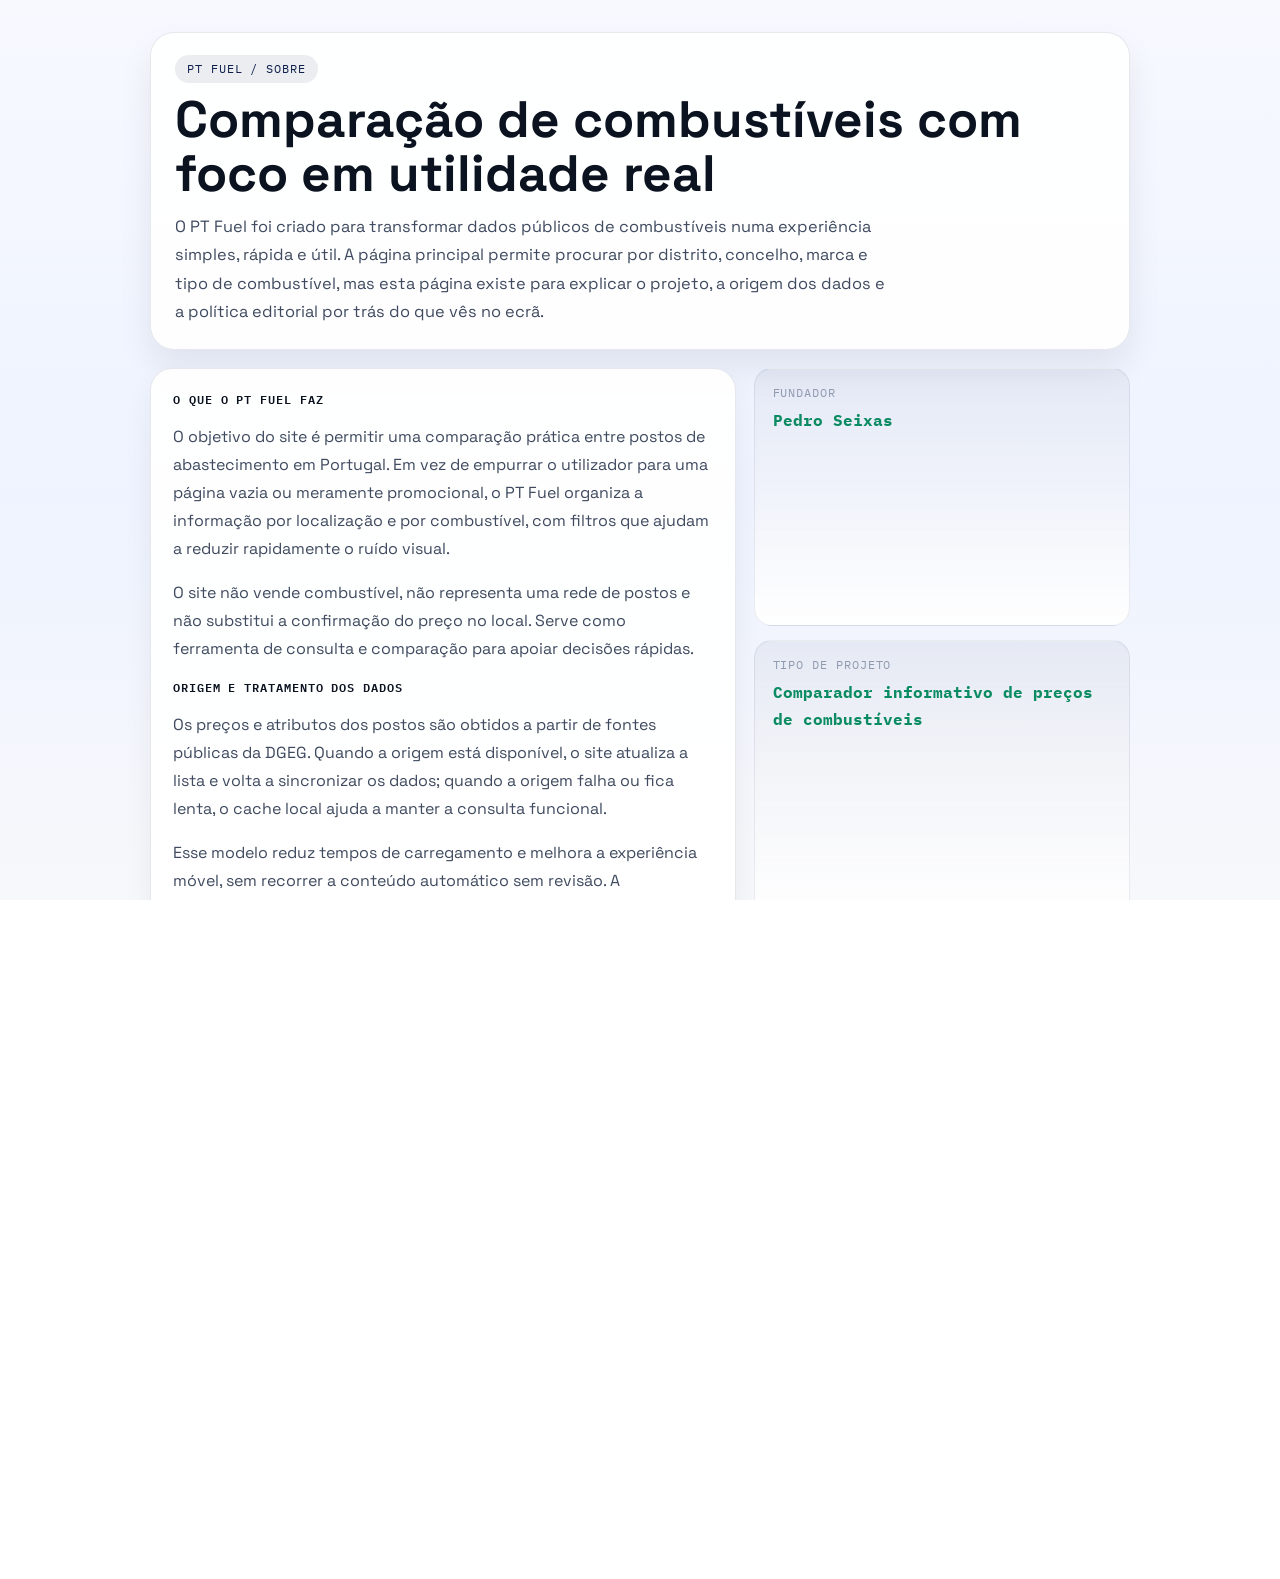
<file: about.html>
<!doctype html>
<html lang="pt-PT">

<head>
    <meta charset="utf-8" />
    <meta name="viewport" content="width=device-width, initial-scale=1" />
    <title>Sobre o PT Fuel</title>
    <meta name="description"
        content="Saiba como o PT Fuel funciona, de onde vêm os dados e qual a política editorial do projeto." />
    <meta name="robots" content="index,follow" />
    <link rel="canonical" href="https://ptfuel.pt/about.html" />
    <link rel="preconnect" href="https://fonts.googleapis.com" />
    <link rel="preconnect" href="https://fonts.gstatic.com" crossorigin />
    <link
        href="https://fonts.googleapis.com/css2?family=Space+Grotesk:wght@400;500;600;700&family=IBM+Plex+Mono:wght@400;500;600&display=swap"
        rel="stylesheet" />
    <link rel="stylesheet" href="css/normalize.css" />
    <link rel="stylesheet" href="css/main.css" />
    <style>
        body {
            margin: 0;
            font-family: "Space Grotesk", sans-serif;
            background: linear-gradient(180deg, #f7f9ff 0%, #eef3ff 55%, #f7f8fb 100%);
            color: var(--text);
        }

        .page-shell {
            max-width: 980px;
            margin: 0 auto;
            padding: 32px 20px 56px;
        }

        .page-header {
            padding: 22px 24px;
            border: 1px solid rgba(15, 31, 75, 0.1);
            border-radius: 24px;
            background: rgba(255, 255, 255, 0.9);
            box-shadow: 0 18px 34px rgba(15, 23, 42, 0.08);
        }

        .eyebrow {
            display: inline-flex;
            align-items: center;
            gap: 8px;
            margin: 0 0 10px;
            padding: 6px 12px;
            border-radius: 999px;
            background: rgba(15, 31, 75, 0.08);
            color: var(--accent);
            font-family: "IBM Plex Mono", monospace;
            font-size: 0.72rem;
            letter-spacing: 0.08em;
            text-transform: uppercase;
        }

        h1 {
            margin: 0 0 12px;
            font-size: clamp(2rem, 4vw, 3.4rem);
            line-height: 1.05;
        }

        .lede {
            margin: 0;
            max-width: 72ch;
            font-size: 1.02rem;
            line-height: 1.75;
            color: var(--text-2);
        }

        .page-grid {
            display: grid;
            grid-template-columns: 1.4fr 0.9fr;
            gap: 18px;
            margin-top: 18px;
        }

        .panel {
            padding: 22px;
            border: 1px solid rgba(15, 31, 75, 0.1);
            border-radius: 22px;
            background: rgba(255, 255, 255, 0.92);
            box-shadow: 0 14px 30px rgba(15, 23, 42, 0.06);
        }

        .panel h2 {
            margin-top: 0;
            margin-bottom: 10px;
            font-size: 1.2rem;
        }

        .panel p,
        .panel li {
            color: var(--text-2);
            line-height: 1.75;
        }

        .panel ul {
            margin: 0;
            padding-left: 18px;
        }

        .stack {
            display: grid;
            gap: 14px;
        }

        .stat-card {
            padding: 16px 18px;
            border-radius: 18px;
            background: linear-gradient(180deg, rgba(15, 31, 75, 0.05), rgba(255, 255, 255, 0.95));
            border: 1px solid rgba(15, 31, 75, 0.08);
        }

        .stat-label {
            display: block;
            margin-bottom: 6px;
            font-family: "IBM Plex Mono", monospace;
            font-size: 0.72rem;
            letter-spacing: 0.08em;
            text-transform: uppercase;
            color: var(--text-muted);
        }

        .stat-value {
            margin: 0;
            font-size: 1rem;
            line-height: 1.65;
        }

        .back-link {
            display: inline-flex;
            margin-top: 18px;
            color: #1d4ed8;
            text-decoration: none;
            font-family: "IBM Plex Mono", monospace;
            font-size: 0.8rem;
        }

        .back-link:hover {
            text-decoration: underline;
        }

        .note {
            margin-top: 14px;
            padding: 14px 16px;
            border-left: 4px solid var(--accent-soft);
            border-radius: 14px;
            background: rgba(31, 78, 221, 0.06);
            color: var(--text-2);
        }

        @media (max-width: 900px) {
            .page-grid {
                grid-template-columns: 1fr;
            }
        }
    </style>
    <script type="application/ld+json">
        {
            "@context": "https://schema.org",
            "@type": "AboutPage",
            "name": "Sobre o PT Fuel",
            "url": "https://ptfuel.pt/about.html",
            "description": "Página sobre o funcionamento, propósito e política editorial do PT Fuel."
        }
    </script>
</head>

<body>
    <main class="page-shell">
        <header class="page-header">
            <p class="eyebrow">PT Fuel / Sobre</p>
            <h1>Comparação de combustíveis com foco em utilidade real</h1>
            <p class="lede">O PT Fuel foi criado para transformar dados públicos de combustíveis numa experiência
                simples,
                rápida e útil. A página principal permite procurar por distrito, concelho, marca e tipo de combustível,
                mas esta página existe para explicar o projeto, a origem dos dados e a política editorial por trás do
                que
                vês no ecrã.</p>
        </header>

        <section class="page-grid" aria-label="Informação sobre o projeto">
            <article class="panel">
                <h2>O que o PT Fuel faz</h2>
                <p>O objetivo do site é permitir uma comparação prática entre postos de abastecimento em Portugal. Em
                    vez de
                    empurrar o utilizador para uma página vazia ou meramente promocional, o PT Fuel organiza a
                    informação
                    por localização e por combustível, com filtros que ajudam a reduzir rapidamente o ruído visual.</p>
                <p>O site não vende combustível, não representa uma rede de postos e não substitui a confirmação do
                    preço
                    no local. Serve como ferramenta de consulta e comparação para apoiar decisões rápidas.</p>

                <h2>Origem e tratamento dos dados</h2>
                <p>Os preços e atributos dos postos são obtidos a partir de fontes públicas da DGEG. Quando a origem
                    está
                    disponível, o site atualiza a lista e volta a sincronizar os dados; quando a origem falha ou fica
                    lenta,
                    o cache local ajuda a manter a consulta funcional.</p>
                <p>Esse modelo reduz tempos de carregamento e melhora a experiência móvel, sem recorrer a conteúdo
                    automático sem revisão. A apresentação dos dados foi desenhada para ser direta, legível e fácil de
                    usar
                    em poucos segundos.</p>

                <h2>Política editorial</h2>
                <ul>
                    <li>Prioridade a informação útil, original e verificável.</li>
                    <li>Textos e explicações escritos para ajudar o utilizador a tomar uma decisão.</li>
                    <li>Sem páginas vazias, sem ecrãs de transição inúteis e sem conteúdo copiado de outros sites.</li>
                    <li>Publicidade apenas em páginas adequadas, nunca em páginas de erro, agradecimento ou login.</li>
                </ul>

                <h2>Como ler a página principal</h2>
                <p>Primeiro escolhe um distrito no mapa, depois afina por concelho, combustível, marca ou pesquisa
                    direta. A
                    ordenação por preço ajuda a identificar rapidamente as opções mais competitivas. Para cada
                    resultado, o
                    site apresenta os dados essenciais e uma ligação útil para mapa.</p>

                <div class="note">
                    Se queres reaplicar ao AdSense com menos risco, esta página e a de contacto devem existir, ser úteis
                    e
                    estar ligadas no rodapé de todas as páginas principais.
                </div>

                <a class="back-link" href="index.html">← Voltar ao PT Fuel</a>
            </article>

            <aside class="stack">
                <div class="stat-card">
                    <span class="stat-label">Fundador</span>
                    <p class="stat-value">Pedro Seixas</p>
                </div>
                <div class="stat-card">
                    <span class="stat-label">Tipo de projeto</span>
                    <p class="stat-value">Comparador informativo de preços de combustíveis</p>
                </div>
                <div class="stat-card">
                    <span class="stat-label">Fontes</span>
                    <p class="stat-value">Dados públicos da DGEG e navegação interna do site</p>
                </div>
                <div class="stat-card">
                    <span class="stat-label">Estado recomendado</span>
                    <p class="stat-value">Boa página institucional para confiança e contexto</p>
                </div>
            </aside>
        </section>
    </main>
</body>

</html>
</file>
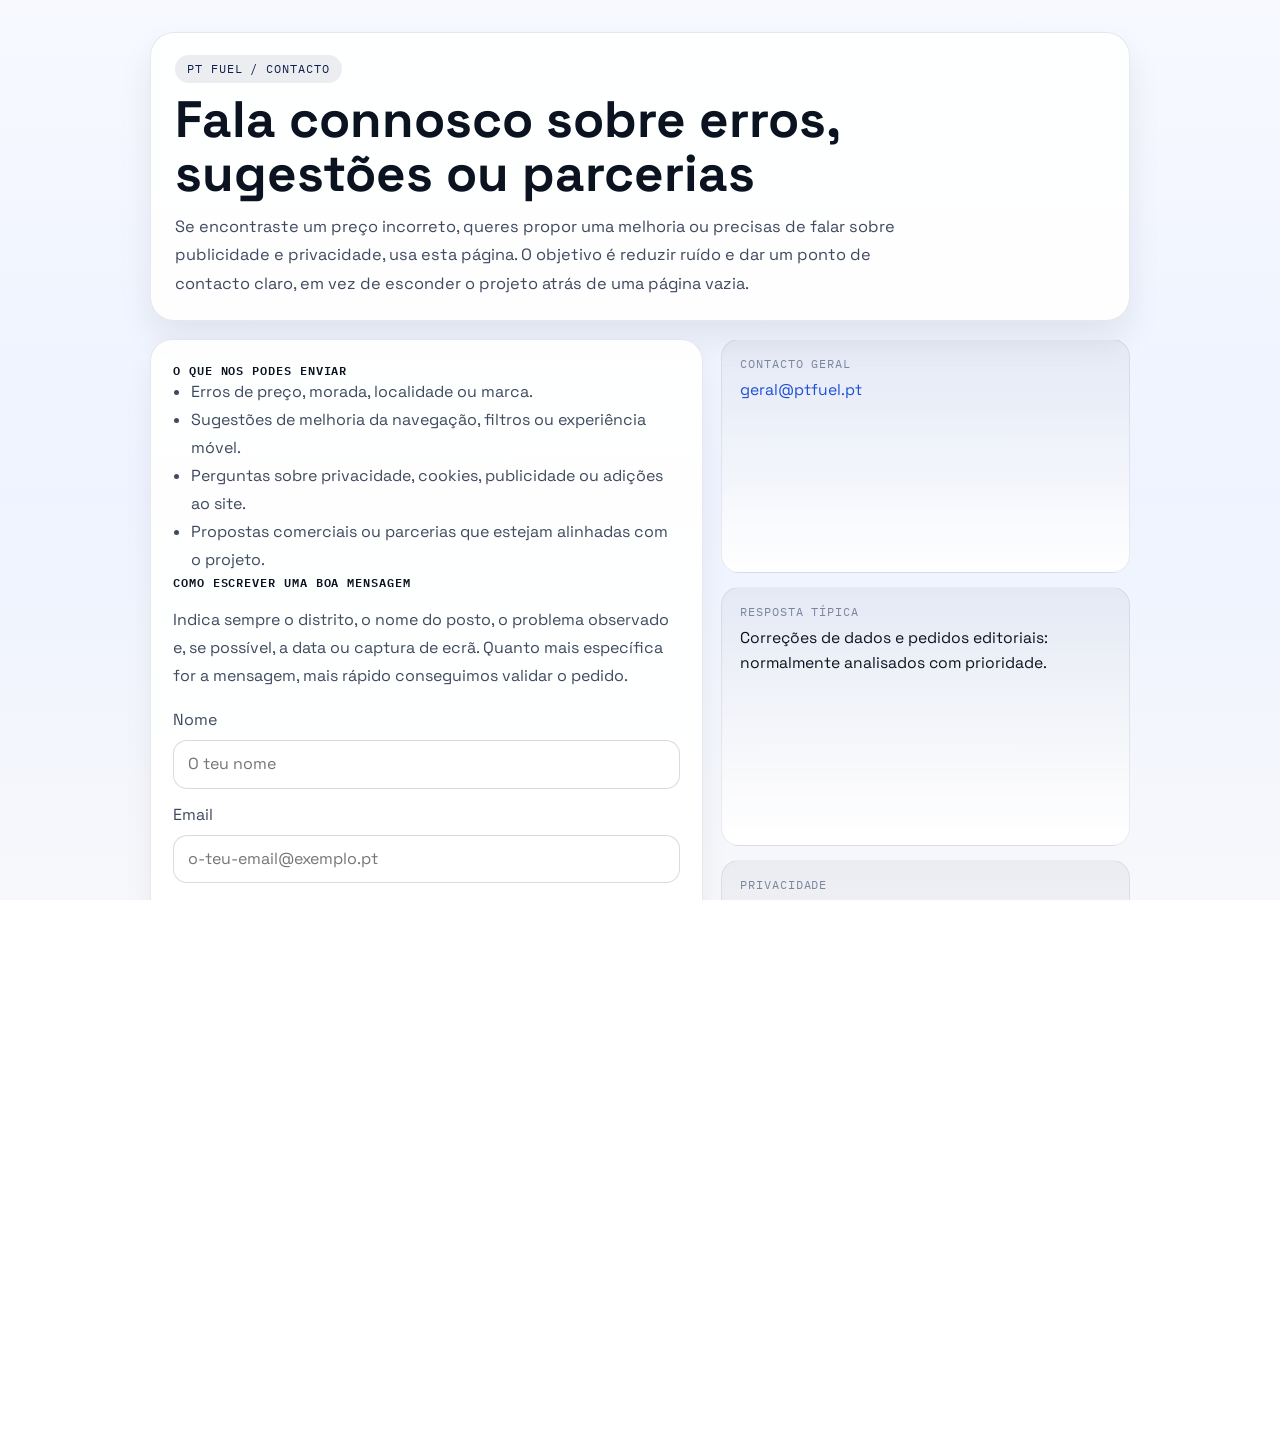
<file: contacto.html>
<!doctype html>
<html lang="pt-PT">

<head>
    <meta charset="utf-8" />
    <meta name="viewport" content="width=device-width, initial-scale=1" />
    <title>Contacto - PT Fuel</title>
    <meta name="description"
        content="Contacta o PT Fuel para correções de dados, sugestões, parcerias e questões de privacidade." />
    <meta name="robots" content="index,follow" />
    <link rel="canonical" href="https://ptfuel.pt/contacto.html" />
    <link rel="preconnect" href="https://fonts.googleapis.com" />
    <link rel="preconnect" href="https://fonts.gstatic.com" crossorigin />
    <link
        href="https://fonts.googleapis.com/css2?family=Space+Grotesk:wght@400;500;600;700&family=IBM+Plex+Mono:wght@400;500;600&display=swap"
        rel="stylesheet" />
    <link rel="stylesheet" href="css/normalize.css" />
    <link rel="stylesheet" href="css/main.css" />
    <style>
        body {
            margin: 0;
            font-family: "Space Grotesk", sans-serif;
            background: linear-gradient(180deg, #f7f9ff 0%, #eef3ff 55%, #f7f8fb 100%);
            color: var(--text);
        }

        .page-shell {
            max-width: 980px;
            margin: 0 auto;
            padding: 32px 20px 56px;
        }

        .page-header {
            padding: 22px 24px;
            border: 1px solid rgba(15, 31, 75, 0.1);
            border-radius: 24px;
            background: rgba(255, 255, 255, 0.9);
            box-shadow: 0 18px 34px rgba(15, 23, 42, 0.08);
        }

        .eyebrow {
            display: inline-flex;
            align-items: center;
            gap: 8px;
            margin: 0 0 10px;
            padding: 6px 12px;
            border-radius: 999px;
            background: rgba(15, 31, 75, 0.08);
            color: var(--accent);
            font-family: "IBM Plex Mono", monospace;
            font-size: 0.72rem;
            letter-spacing: 0.08em;
            text-transform: uppercase;
        }

        h1 {
            margin: 0 0 12px;
            font-size: clamp(2rem, 4vw, 3.2rem);
            line-height: 1.05;
        }

        .lede {
            margin: 0;
            max-width: 72ch;
            font-size: 1.02rem;
            line-height: 1.75;
            color: var(--text-2);
        }

        .page-grid {
            display: grid;
            grid-template-columns: 1.15fr 0.85fr;
            gap: 18px;
            margin-top: 18px;
        }

        .panel {
            padding: 22px;
            border: 1px solid rgba(15, 31, 75, 0.1);
            border-radius: 22px;
            background: rgba(255, 255, 255, 0.92);
            box-shadow: 0 14px 30px rgba(15, 23, 42, 0.06);
        }

        .panel h2 {
            margin-top: 0;
            margin-bottom: 10px;
            font-size: 1.2rem;
        }

        .panel p,
        .panel li,
        .panel label {
            color: var(--text-2);
            line-height: 1.75;
        }

        .panel ul {
            margin: 0;
            padding-left: 18px;
        }

        .stack {
            display: grid;
            gap: 14px;
        }

        .contact-card {
            padding: 16px 18px;
            border-radius: 18px;
            background: linear-gradient(180deg, rgba(15, 31, 75, 0.05), rgba(255, 255, 255, 0.95));
            border: 1px solid rgba(15, 31, 75, 0.08);
        }

        .contact-card .label {
            display: block;
            margin-bottom: 6px;
            font-family: "IBM Plex Mono", monospace;
            font-size: 0.72rem;
            letter-spacing: 0.08em;
            text-transform: uppercase;
            color: var(--text-muted);
        }

        .contact-card .value,
        .contact-card a {
            margin: 0;
            color: var(--text);
            font-size: 0.98rem;
            line-height: 1.6;
        }

        .contact-card a {
            color: #1d4ed8;
            text-decoration: none;
        }

        .contact-card a:hover {
            text-decoration: underline;
        }

        .contact-form {
            display: grid;
            gap: 12px;
            margin-top: 14px;
        }

        .field {
            display: grid;
            gap: 6px;
        }

        .field input,
        .field textarea,
        .field select {
            width: 100%;
            box-sizing: border-box;
            padding: 12px 14px;
            border-radius: 14px;
            border: 1px solid rgba(15, 31, 75, 0.16);
            background: #fff;
            font: inherit;
            color: var(--text);
        }

        .field textarea {
            min-height: 140px;
            resize: vertical;
        }

        .help {
            margin-top: 12px;
            padding: 14px 16px;
            border-left: 4px solid var(--accent-soft);
            border-radius: 14px;
            background: rgba(31, 78, 221, 0.06);
            color: var(--text-2);
        }

        .btn-row {
            display: flex;
            flex-wrap: wrap;
            gap: 10px;
            margin-top: 4px;
        }

        .btn {
            display: inline-flex;
            align-items: center;
            justify-content: center;
            gap: 8px;
            min-height: 42px;
            padding: 0 16px;
            border-radius: 999px;
            border: 1px solid rgba(15, 31, 75, 0.14);
            text-decoration: none;
            font-family: "IBM Plex Mono", monospace;
            font-size: 0.78rem;
        }

        .btn-primary {
            background: var(--accent);
            color: #fff;
            border-color: var(--accent);
        }

        .btn-secondary {
            background: #fff;
            color: var(--accent);
        }

        .back-link {
            display: inline-flex;
            margin-top: 18px;
            color: #1d4ed8;
            text-decoration: none;
            font-family: "IBM Plex Mono", monospace;
            font-size: 0.8rem;
        }

        .back-link:hover {
            text-decoration: underline;
        }

        @media (max-width: 900px) {
            .page-grid {
                grid-template-columns: 1fr;
            }
        }
    </style>
    <script type="application/ld+json">
        {
            "@context": "https://schema.org",
            "@type": "ContactPage",
            "name": "Contacto - PT Fuel",
            "url": "https://ptfuel.pt/contacto.html",
            "description": "Página de contacto do PT Fuel para correções, sugestões e questões de privacidade."
        }
    </script>
</head>

<body>
    <main class="page-shell">
        <header class="page-header">
            <p class="eyebrow">PT Fuel / Contacto</p>
            <h1>Fala connosco sobre erros, sugestões ou parcerias</h1>
            <p class="lede">Se encontraste um preço incorreto, queres propor uma melhoria ou precisas de falar sobre
                publicidade e privacidade, usa esta página. O objetivo é reduzir ruído e dar um ponto de contacto claro,
                em vez de esconder o projeto atrás de uma página vazia.</p>
        </header>

        <section class="page-grid" aria-label="Opções de contacto">
            <article class="panel">
                <h2>O que nos podes enviar</h2>
                <ul>
                    <li>Erros de preço, morada, localidade ou marca.</li>
                    <li>Sugestões de melhoria da navegação, filtros ou experiência móvel.</li>
                    <li>Perguntas sobre privacidade, cookies, publicidade ou adições ao site.</li>
                    <li>Propostas comerciais ou parcerias que estejam alinhadas com o projeto.</li>
                </ul>

                <h2 style="margin-top:18px;">Como escrever uma boa mensagem</h2>
                <p>Indica sempre o distrito, o nome do posto, o problema observado e, se possível, a data ou captura de
                    ecrã.
                    Quanto mais específica for a mensagem, mais rápido conseguimos validar o pedido.</p>

                <form class="contact-form" action="mailto:geral@ptfuel.pt" method="post" enctype="text/plain">
                    <div class="field">
                        <label for="name">Nome</label>
                        <input id="name" name="name" type="text" placeholder="O teu nome" />
                    </div>
                    <div class="field">
                        <label for="email">Email</label>
                        <input id="email" name="email" type="email" placeholder="o-teu-email@exemplo.pt" />
                    </div>
                    <div class="field">
                        <label for="topic">Assunto</label>
                        <select id="topic" name="topic">
                            <option>Erro de dados</option>
                            <option>Sugestão de melhoria</option>
                            <option>Publicidade e parcerias</option>
                            <option>Privacidade e cookies</option>
                        </select>
                    </div>
                    <div class="field">
                        <label for="message">Mensagem</label>
                        <textarea id="message" name="message"
                            placeholder="Descreve o problema ou a proposta com detalhes"></textarea>
                    </div>
                    <div class="btn-row">
                        <button class="btn btn-primary" type="submit">Enviar por email</button>
                        <a class="btn btn-secondary" href="privacy.html">Ver política de privacidade</a>
                    </div>
                </form>

                <div class="help">
                    Para uma revisão AdSense mais segura, esta página deve existir, ser informativa e nunca receber
                    blocos de anúncios. É uma página de suporte, não uma página de monetização.
                </div>

                <a class="back-link" href="index.html">← Voltar ao PT Fuel</a>
            </article>

            <aside class="stack">
                <div class="contact-card">
                    <span class="label">Contacto geral</span>
                    <p class="value"><a href="mailto:geral@ptfuel.pt">geral@ptfuel.pt</a></p>
                </div>
                <div class="contact-card">
                    <span class="label">Resposta típica</span>
                    <p class="value">Correções de dados e pedidos editoriais: normalmente analisados com prioridade.</p>
                </div>
                <div class="contact-card">
                    <span class="label">Privacidade</span>
                    <p class="value">Usa este canal para pedidos RGPD, dúvidas sobre cookies ou anúncios.</p>
                </div>
                <div class="contact-card">
                    <span class="label">Nota importante</span>
                    <p class="value">Se preferires outro email público do projeto, substitui este endereço antes de
                        publicar.</p>
                </div>
            </aside>
        </section>
    </main>
</body>

</html>
</file>
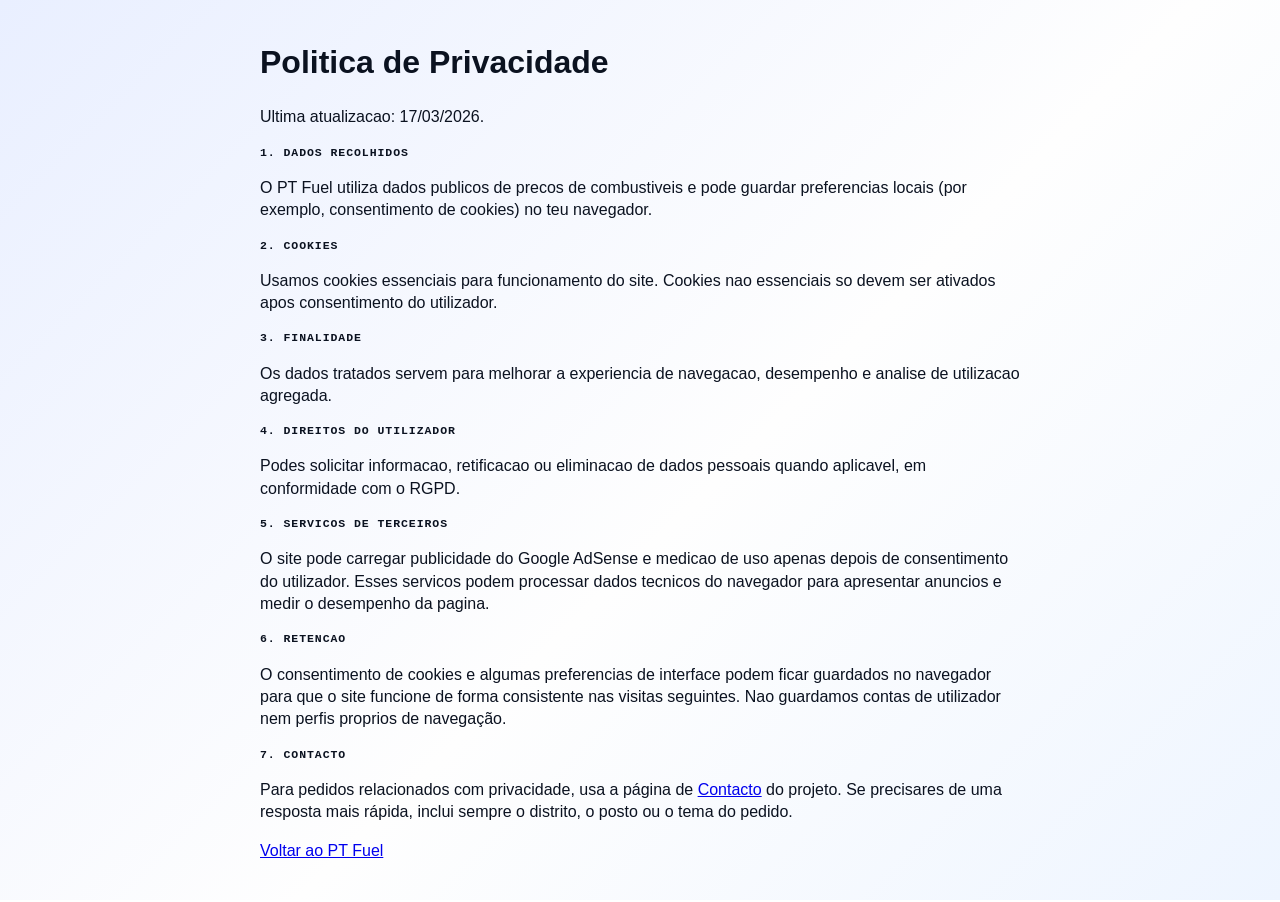
<file: privacy.html>
<!doctype html>
<html lang="pt">

<head>
    <meta charset="utf-8" />
    <meta name="viewport" content="width=device-width, initial-scale=1" />
    <title>Politica de Privacidade - PT Fuel</title>
    <meta name="description"
        content="Politica de privacidade do PT Fuel, incluindo cookies, dados de utilizacao e servicos de terceiros." />
    <link rel="stylesheet" href="css/normalize.css" />
    <link rel="stylesheet" href="css/main.css" />
</head>

<body>
    <main style="max-width:760px;margin:40px auto;padding:0 20px;font-family:var(--sans);color:var(--text)">
        <h1>Politica de Privacidade</h1>
        <p>Ultima atualizacao: 17/03/2026.</p>
        <h2>1. Dados recolhidos</h2>
        <p>O PT Fuel utiliza dados publicos de precos de combustiveis e pode guardar preferencias locais (por exemplo,
            consentimento de cookies) no teu navegador.</p>
        <h2>2. Cookies</h2>
        <p>Usamos cookies essenciais para funcionamento do site. Cookies nao essenciais so devem ser ativados apos
            consentimento do utilizador.</p>
        <h2>3. Finalidade</h2>
        <p>Os dados tratados servem para melhorar a experiencia de navegacao, desempenho e analise de utilizacao
            agregada.</p>
        <h2>4. Direitos do utilizador</h2>
        <p>Podes solicitar informacao, retificacao ou eliminacao de dados pessoais quando aplicavel, em conformidade com
            o RGPD.</p>
        <h2>5. Servicos de terceiros</h2>
        <p>O site pode carregar publicidade do Google AdSense e medicao de uso apenas depois de consentimento do
            utilizador. Esses servicos podem processar dados tecnicos do navegador para apresentar anuncios e medir o
            desempenho da pagina.</p>
        <h2>6. Retencao</h2>
        <p>O consentimento de cookies e algumas preferencias de interface podem ficar guardados no navegador para que o
            site funcione de forma consistente nas visitas seguintes. Nao guardamos contas de utilizador nem perfis
            proprios de navegação.</p>
        <h2>7. Contacto</h2>
        <p>Para pedidos relacionados com privacidade, usa a página de <a href="contacto.html">Contacto</a> do projeto.
            Se precisares de uma resposta mais rápida, inclui sempre o distrito, o posto ou o tema do pedido.</p>
        <p><a href="index.html">Voltar ao PT Fuel</a></p>
    </main>
</body>

</html>
</file>
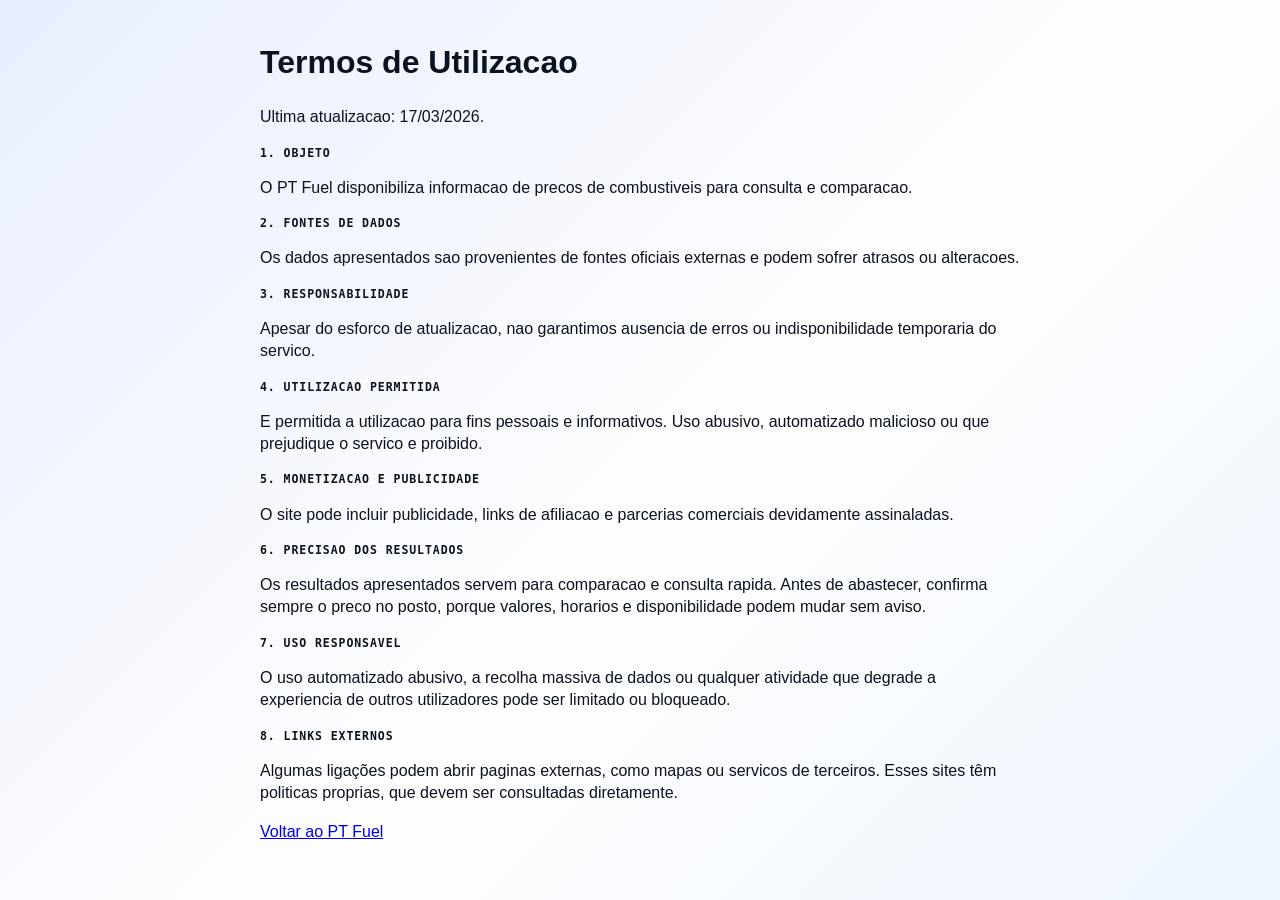
<file: termos.html>
<!doctype html>
<html lang="pt">

<head>
    <meta charset="utf-8" />
    <meta name="viewport" content="width=device-width, initial-scale=1" />
    <title>Termos de Utilizacao - PT Fuel</title>
    <meta name="description"
        content="Termos de utilizacao do PT Fuel, com informacao sobre fontes, uso adequado e publicidade." />
    <link rel="stylesheet" href="css/normalize.css" />
    <link rel="stylesheet" href="css/main.css" />
</head>

<body>
    <main style="max-width:760px;margin:40px auto;padding:0 20px;font-family:var(--sans);color:var(--text)">
        <h1>Termos de Utilizacao</h1>
        <p>Ultima atualizacao: 17/03/2026.</p>
        <h2>1. Objeto</h2>
        <p>O PT Fuel disponibiliza informacao de precos de combustiveis para consulta e comparacao.</p>
        <h2>2. Fontes de dados</h2>
        <p>Os dados apresentados sao provenientes de fontes oficiais externas e podem sofrer atrasos ou alteracoes.</p>
        <h2>3. Responsabilidade</h2>
        <p>Apesar do esforco de atualizacao, nao garantimos ausencia de erros ou indisponibilidade temporaria do
            servico.</p>
        <h2>4. Utilizacao permitida</h2>
        <p>E permitida a utilizacao para fins pessoais e informativos. Uso abusivo, automatizado malicioso ou que
            prejudique o servico e proibido.</p>
        <h2>5. Monetizacao e publicidade</h2>
        <p>O site pode incluir publicidade, links de afiliacao e parcerias comerciais devidamente assinaladas.</p>
        <h2>6. Precisao dos resultados</h2>
        <p>Os resultados apresentados servem para comparacao e consulta rapida. Antes de abastecer, confirma sempre o
            preco no posto, porque valores, horarios e disponibilidade podem mudar sem aviso.</p>
        <h2>7. Uso responsavel</h2>
        <p>O uso automatizado abusivo, a recolha massiva de dados ou qualquer atividade que degrade a experiencia de
            outros utilizadores pode ser limitado ou bloqueado.</p>
        <h2>8. Links externos</h2>
        <p>Algumas ligações podem abrir paginas externas, como mapas ou servicos de terceiros. Esses sites têm politicas
            proprias, que devem ser consultadas diretamente.</p>
        <p><a href="index.html">Voltar ao PT Fuel</a></p>
    </main>
</body>

</html>
</file>
<file: css/main.css>
﻿/*! HTML5 Boilerplate v7.1.0 | MIT License | https://html5boilerplate.com/ */

/* main.css 1.0.0 | MIT License | https://github.com/h5bp/main.css#readme */
/*
 * What follows is the result of much research on cross-browser styling.
 * Credit left inline and big thanks to Nicolas Gallagher, Jonathan Neal,
 * Kroc Camen, and the H5BP dev community and team.
 */

/* ==========================================================================
   Base styles: opinionated defaults
   ========================================================================== */

html {
  color: #222;
  font-family: "Space Grotesk", "IBM Plex Mono", Monospace, sans-serif;
  font-size: 1em;
  line-height: 1.4;
  background: #ecececcc;
  scroll-behavior: smooth;
  /* Reduzido: Animation ligeira para melhor performance */
  background: linear-gradient(-45deg, #ecececcc, #f5f5f5, #e8e8e8);
  background-size: 300% 300%;
  animation: gradient 30s ease-in-out infinite;
  background-attachment: fixed;
}

@keyframes gradient {
  0% {
    background-position: 0% 50%;
  }
  50% {
    background-position: 100% 50%;
  }
  100% {
    background-position: 0% 50%;
  }
}

/* Cool infinite background scrolling animation.
 * Twitter: @kootoopas
 */
/* Exo thin font from Google. */

/*
 * Remove text-shadow in selection highlight:
 * https://twitter.com/miketaylr/status/12228805301
 *
 * Vendor-prefixed and regular ::selection selectors cannot be combined:
 * https://stackoverflow.com/a/16982510/7133471
 *
 * Customize the background color to match your design.
 */

::-moz-selection {
  background: #b3d4fc;
  text-shadow: none;
}

::selection {
  background: #b3d4fc;
  text-shadow: none;
}

/*
 * A better looking default horizontal rule
 */

hr {
  display: block;
  height: 1px;
  border: 0;
  border-top: 1px solid #ccc;
  margin: 1em 0;
  padding: 0;
}

/*
 * Remove the gap between audio, canvas, iframes,
 * images, videos and the bottom of their containers:
 * https://github.com/h5bp/html5-boilerplate/issues/440
 */

audio,
canvas,
iframe,
img,
svg,
video {
  vertical-align: middle;
}

/*
 * Remove default fieldset styles.
 */

fieldset {
  border: 0;
  margin: 0;
  padding: 0;
}

/*
 * Allow only vertical resizing of textareas.
 */

textarea {
  resize: vertical;
}

/* ==========================================================================
   Browser Upgrade Prompt
   ========================================================================== */

.browserupgrade {
  margin: 0.2em 0;
  background: #ccc;
  color: #000;
  padding: 0.2em 0;
}

/* ==========================================================================
   Author's custom styles
   ========================================================================== */

/* ==========================================================================
   Helper classes
   ========================================================================== */

/*
 * Hide visually and from screen readers
 */

.hidden {
  display: none !important;
}

/*
* Hide only visually, but have it available for screen readers:
* https://snook.ca/archives/html_and_css/hiding-content-for-accessibility
*
* 1. For long content, line feeds are not interpreted as spaces and small width
*    causes content to wrap 1 word per line:
*    https://medium.com/@jessebeach/beware-smushed-off-screen-accessible-text-5952a4c2cbfe
*/

.visuallyhidden {
  border: 0;
  clip: rect(0 0 0 0);
  height: 1px;
  margin: -1px;
  overflow: hidden;
  padding: 0;
  position: absolute;
  width: 1px;
  white-space: nowrap; /* 1 */
}

/*
* Extends the .visuallyhidden class to allow the element
* to be focusable when navigated to via the keyboard:
* https://www.drupal.org/node/897638
*/

.visuallyhidden.focusable:active,
.visuallyhidden.focusable:focus {
  clip: auto;
  height: auto;
  margin: 0;
  overflow: visible;
  position: static;
  width: auto;
  white-space: inherit;
}

/*
* Hide visually and from screen readers, but maintain layout
*/

.invisible {
  visibility: hidden;
}

/*
* Clearfix: contain floats
*
* For modern browsers
* 1. The space content is one way to avoid an Opera bug when the
*    `contenteditable` attribute is included anywhere else in the document.
*    Otherwise it causes space to appear at the top and bottom of elements
*    that receive the `clearfix` class.
* 2. The use of `table` rather than `block` is only necessary if using
*    `:before` to contain the top-margins of child elements.
*/

.clearfix:before,
.clearfix:after {
  content: " "; /* 1 */
  display: table; /* 2 */
}

.clearfix:after {
  clear: both;
}

/* ==========================================================================
   EXAMPLE Media Queries for Responsive Design.
   These examples override the primary ('mobile first') styles.
   Modify as content requires.
   ========================================================================== */

@media only screen and (min-width: 35em) {
  /* Style adjustments for viewports that meet the condition */
}

@media print,
  (-webkit-min-device-pixel-ratio: 1.25),
  (min-resolution: 1.25dppx),
  (min-resolution: 120dpi) {
  /* Style adjustments for high resolution devices */
}

/* ==========================================================================
   Print styles.
   Inlined to avoid the additional HTTP request:
   https://www.phpied.com/delay-loading-your-print-css/
   ========================================================================== */

@media print {
  *,
  *:before,
  *:after {
    background: transparent !important;
    color: #000 !important; /* Black prints faster */
    -webkit-box-shadow: none !important;
    box-shadow: none !important;
    text-shadow: none !important;
  }

  a,
  a:visited {
    text-decoration: underline;
  }

  a[href]:after {
    content: " (" attr(href) ")";
  }

  abbr[title]:after {
    content: " (" attr(title) ")";
  }

  /*
     * Don't show links that are fragment identifiers,
     * or use the `javascript:` pseudo protocol
     */

  a[href^="#"]:after,
  a[href^="javascript:"]:after {
    content: "";
  }

  pre {
    white-space: pre-wrap !important;
  }
  pre,
  blockquote {
    border: 1px solid #999;
    page-break-inside: avoid;
  }

  /*
     * Printing Tables:
     * http://css-discuss.incutio.com/wiki/Printing_Tables
     */

  thead {
    display: table-header-group;
  }

  tr,
  img {
    page-break-inside: avoid;
  }

  p,
  h2,
  h3 {
    orphans: 3;
    widows: 3;
  }

  h2,
  h3 {
    page-break-after: avoid;
  }
}

/* ==========================================================================
   PT FUEL – Custom App Styles
   ========================================================================== */

:root {
  --bg: #f4f6fb;
  --map-bg: linear-gradient(180deg, #f7f9ff 0%, #edf2ff 100%);
  --panel: #fefefe;
  --border: #e0e7f1;
  --border-mid: #c5d0e0;
  --text: #0b1220;
  --text-2: #3f4a5f;
  --text-muted: #7b869e;
  --accent: #0f1f4b;
  --accent-soft: #1f4edd;
  --pill-bg: #f5f7fb;
  --pill-hover: #e7ecfb;
  --pill-active: #0f1f4b;
  --pill-active-fg: #ffffff;
  --price: #0a8b61;
  --stats-bg: rgba(13, 111, 223, 0.04);
  --stats-border: rgba(15, 31, 75, 0.12);
  --card-bg: rgba(255, 255, 255, 0.92);
  --shadow-soft: 0 18px 40px rgba(15, 23, 42, 0.08);
  --shadow-strong: 0 35px 70px rgba(15, 23, 42, 0.15);
  --glass: rgba(255, 255, 255, 0.75);
  --header-h: 52px;
  --r: 14px;
  --r-sm: 8px;
  --r-pill: 999px;
  --mono: "IBM Plex Mono", monospace;
  --sans: "Space Grotesk", sans-serif;
}

/* === Base === */
html {
  font-family: var(--sans);
  color: var(--text);
  background: linear-gradient(135deg, #e9efff 0%, #fefefe 55%, #eef5ff 100%);
  height: 100%;
  overflow: hidden;
}

body {
  margin: 0;
  height: 100%;
  overflow: hidden;
  background: transparent;
}

/* === Site Header === */
.site-header {
  display: flex;
  align-items: center;
  gap: 10px;
  height: var(--header-h);
  padding: 0 20px;
  background: var(--panel);
  border-bottom: 1px solid var(--border);
  flex-shrink: 0;
  z-index: 10;
}

.brand-logo {
  height: 32px;
  width: auto;
}

.site-identity {
  display: flex;
  flex-direction: column;
  gap: 1px;
}

.site-name {
  font-family: var(--mono);
  font-size: 0.88rem;
  font-weight: 600;
  color: var(--accent);
  line-height: 1.2;
}

.site-sub {
  font-family: var(--mono);
  font-size: 0.67rem;
  color: var(--text-muted);
  line-height: 1.2;
}

/* === Layout Wrapper === */
.container {
  height: 100vh;
  display: flex;
  flex-direction: column;
  overflow: hidden;
}

#app {
  flex: 1;
  display: flex;
  min-height: 0;
  overflow: hidden;
  width: 100%;
  max-width: none;
  margin: 0;
  background: transparent;
}

/* === Map Column === */
#tuga {
  flex: 0 0 60%;
  background: var(--map-bg);
  display: flex;
  flex-direction: column;
  align-items: center;
  justify-content: center;
  padding: 36px 60px;
  position: relative;
  overflow: hidden;
  transition:
    flex-basis 0.4s cubic-bezier(0.4, 0, 0.2, 1),
    opacity 0.3s ease,
    padding 0.4s ease;
  border-right: 1px solid var(--border);
  box-shadow: inset 0 1px 40px rgba(15, 23, 42, 0.05);
  isolation: isolate;
}

/* Slide map out entirely when district is selected */
#app.district-active #tuga {
  flex: 0 0 0%;
  padding: 0;
  opacity: 0;
  pointer-events: none;
  overflow: hidden;
}

svg {
  width: 100%;
  height: auto;
}

#meuSVG {
  margin-right: 75px;
  transition: all 0.5s ease-in-out;
  filter: drop-shadow(0 10px 24px rgba(0, 0, 0, 0.2));
}

svg path {
  transition: fill 0.18s ease;
  cursor: pointer;
}

svg path:hover {
  fill: #2e3340;
}

.map-caption {
  margin: 14px 0 0;
  font-family: var(--mono);
  font-size: 0.7rem;
  color: var(--text-muted);
  text-align: center;
  pointer-events: none;
}

.gov-logo {
  position: absolute;
  bottom: 12px;
  right: 12px;
  width: 92px;
  opacity: 0.45;
  pointer-events: none;
  z-index: 2;
}

/* === Data Panel === */
#form {
  flex: 1;
  display: flex;
  flex-direction: column;
  background: var(--panel);
  border-left: 1px solid var(--border);
  overflow-y: auto;
  overflow-x: hidden;
  min-width: 0;
  transition: flex 0.45s cubic-bezier(0.4, 0, 0.2, 1);
  box-shadow: inset 0 1px 0 rgba(255, 255, 255, 0.6);
}

#form.loaded {
  display: grid;
  grid-template-columns: 320px minmax(0, 1fr) 260px;
  grid-template-areas:
    "filters title title"
    "filters toolbar stats"
    "filters list stats"
    "filters list stats"
    "footer footer footer";
  column-gap: 28px;
  row-gap: 26px;
  align-items: start;
  align-content: start;
  padding: 12px 36px 32px;
}

/* Empty state — only visible when no district selected */
#panelEmpty {
  flex: 1;
  display: none; /* hidden by default; shown only on non-active */
  flex-direction: column;
  align-items: center;
  justify-content: center;
  gap: 10px;
  padding: 40px 28px;
  text-align: center;
}

.home-intro {
  width: 100%;
  max-width: 540px;
  margin-top: 10px;
  padding: 18px 18px 14px;
  border: 1px solid rgba(15, 31, 75, 0.1);
  border-radius: 20px;
  background: linear-gradient(
    180deg,
    rgba(15, 31, 75, 0.04),
    rgba(255, 255, 255, 0.94)
  );
  box-shadow: var(--shadow-soft);
  text-align: left;
}

.home-intro-lead {
  margin: 0;
  font-size: 0.92rem;
  line-height: 1.7;
  color: var(--text-2);
}

.home-intro-list {
  margin: 14px 0 0;
  padding-left: 18px;
  display: grid;
  gap: 8px;
  color: var(--text);
  font-family: var(--mono);
  font-size: 0.74rem;
  line-height: 1.55;
}

.home-intro-list li {
  padding-left: 4px;
}

.home-snapshot {
  width: 100%;
  margin-top: 18px;
  display: grid;
  grid-template-columns: repeat(3, minmax(0, 1fr));
  gap: 12px;
}

.home-stat {
  padding: 14px 16px;
  border: 1px solid rgba(15, 31, 75, 0.1);
  border-radius: 18px;
  background: rgba(255, 255, 255, 0.88);
  box-shadow: var(--shadow-soft);
  display: flex;
  flex-direction: column;
  gap: 6px;
}

.home-stat-label {
  font-family: var(--mono);
  font-size: 0.66rem;
  letter-spacing: 0.08em;
  text-transform: uppercase;
  color: var(--text-muted);
}

.home-stat-value {
  font-family: var(--mono);
  font-size: 1rem;
  font-weight: 700;
  color: var(--accent);
}

.home-content-grid {
  width: 100%;
  margin-top: 18px;
  display: grid;
  grid-template-columns: repeat(3, minmax(0, 1fr));
  gap: 12px;
}

.home-card {
  padding: 16px 16px 14px;
  border: 1px solid rgba(15, 31, 75, 0.1);
  border-radius: 20px;
  background: linear-gradient(
    180deg,
    rgba(255, 255, 255, 0.96),
    rgba(245, 248, 255, 0.96)
  );
  box-shadow: var(--shadow-soft);
}

.home-card h2 {
  margin: 0 0 8px !important;
  font-size: 0.78rem !important;
}

.home-card p {
  margin: 0;
  font-size: 0.88rem;
  line-height: 1.65;
  color: var(--text-2);
}

/* Show empty state when panel is NOT yet loaded */
#form:not(.loaded) #panelEmpty {
  display: flex;
}

.empty-icon {
  font-size: 3rem;
  opacity: 0.1;
  line-height: 1;
}

.empty-title {
  margin: 0;
  font-size: 1.1rem;
  font-weight: 600;
  color: var(--text);
}

.empty-sub {
  margin: 0;
  font-family: var(--mono);
  font-size: 0.78rem;
  color: var(--text-muted);
  line-height: 1.75;
}

/* Panel content — filters block, no separate scroll */
.panel-content {
  display: none;
  flex-direction: column;
  flex-shrink: 0;
  padding: 0;
}

#form.loaded .panel-content {
  display: contents;
}

.panel-title-row {
  grid-area: title;
  display: flex;
  align-items: flex-start;
  justify-content: space-between;
  gap: 18px;
  padding: 24px 24px 18px;
  border: 1px solid var(--border);
  border-radius: 20px;
  box-shadow: var(--shadow-soft);
  flex-shrink: 0;
  position: sticky;
  top: 0;
  background: var(--card-bg);
  backdrop-filter: blur(14px);
  z-index: 6;
}

#cityTitle {
  margin: 0;
  font-size: 1.9rem;
  font-weight: 700;
  letter-spacing: -0.01em;
  line-height: 1.2;
}

.title-stack {
  flex: 1;
  display: flex;
  flex-direction: column;
  gap: 6px;
}

.title-meta {
  margin: 0;
  font-family: var(--mono);
  font-size: 0.76rem;
  color: var(--text-muted);
  line-height: 1.5;
}

.panel-actions {
  display: flex;
  align-items: center;
  gap: 10px;
}

.close-btn {
  background: var(--accent);
  border: 1px solid var(--accent);
  border-radius: var(--r-pill);
  padding: 7px 18px;
  font-size: 0.78rem;
  font-family: var(--mono);
  color: #ffffff;
  cursor: pointer;
  transition: all 0.14s ease;
  white-space: nowrap;
  flex-shrink: 0;
}

.close-btn:hover {
  background: var(--accent-soft);
  border-color: var(--accent-soft);
}

/* Stats bar */
#precoMedio {
  grid-area: stats;
  display: grid;
  grid-template-columns: repeat(auto-fit, minmax(140px, 1fr));
  gap: 14px;
  padding: 22px;
  margin-top: 0;
  border: 1px solid var(--stats-border);
  border-radius: 22px;
  background: linear-gradient(
    145deg,
    rgba(15, 31, 75, 0.06),
    rgba(12, 155, 112, 0.08)
  );
  flex-shrink: 0;
  position: sticky;
  top: 120px;
  align-self: start;
  box-shadow: var(--shadow-soft);
}

.stat-item {
  min-width: 120px;
  padding: 12px 14px;
  background: rgba(255, 255, 255, 0.9);
  border: 1px solid rgba(255, 255, 255, 0.6);
  border-radius: 18px;
  display: flex;
  flex-direction: column;
  gap: 6px;
  box-shadow: inset 0 1px 0 rgba(15, 23, 42, 0.04);
}

.stat-label {
  font-family: var(--mono);
  font-size: 0.66rem;
  text-transform: uppercase;
  letter-spacing: 0.08em;
  color: var(--text-muted);
  opacity: 0.8;
}

.stat-value {
  font-family: var(--mono);
  font-size: 1rem;
  font-weight: 700;
  color: var(--price);
  line-height: 1.2;
}

/* Filter headings */
h2 {
  margin: 0 !important;
  font-family: var(--mono) !important;
  font-size: 0.72rem !important;
  text-transform: uppercase !important;
  letter-spacing: 0.08em !important;
  color: var(--text) !important;
  font-weight: 600 !important;
}

/* Collapsible filter sections */
.filters-grid {
  grid-area: filters;
  display: flex;
  flex-direction: column;
  gap: 16px;
  margin-top: 0;
  position: sticky;
  top: 0;
  align-self: start;
  height: calc(100vh - 84px);
  overflow-y: auto;
  overscroll-behavior: contain;
  scrollbar-gutter: stable both-edge;
  padding-right: 6px;
}

.filters-grid::-webkit-scrollbar {
  width: 5px;
}

.filters-grid::-webkit-scrollbar-thumb {
  background: rgba(15, 23, 42, 0.15);
  border-radius: 999px;
}

.filters-grid > div {
  border: 1px solid var(--border);
  border-radius: 18px;
  background: var(--card-bg);
  padding: 18px 16px 12px;
  box-shadow: var(--shadow-soft);
  backdrop-filter: blur(12px);
}

@media (max-width: 1400px) {
  #form.loaded {
    grid-template-columns: 280px minmax(0, 1fr) 240px;
  }
}

@media (max-width: 1200px) {
  #form.loaded {
    grid-template-columns: minmax(0, 1fr);
    grid-template-areas:
      "title"
      "toolbar"
      "filters"
      "stats"
      "list"
      "footer";
  }

  .filters-grid {
    position: static;
    height: auto;
    padding-right: 0;
  }

  #precoMedio {
    position: static;
    margin-top: 0;
  }

  #filters {
    position: static;
    top: auto;
  }

  #form.loaded #filters {
    position: static;
    margin: 8px 0 0;
  }

  .toolbar-grid {
    grid-template-columns: 1fr;
  }

  .input-field--sort,
  .input-field--search {
    grid-column: span 1;
  }
}

.filter-section {
  flex-shrink: 0;
  border: none;
  border-radius: 18px;
  background: transparent;
  margin-top: 0;
  overflow: hidden;
}

.filter-toggle {
  display: flex;
  align-items: center;
  justify-content: flex-start;
  gap: 10px;
  cursor: pointer;
  user-select: none;
  background: none;
  border: none;
  width: 100%;
  padding: 12px 4px;
  text-align: left;
}

.filter-toggle h2 {
  margin: 0 !important;
  pointer-events: none;
}

.filter-toggle-icon {
  font-size: 0.78rem;
  font-family: var(--mono);
  color: var(--text-muted);
  transition: transform 0.2s ease;
  flex-shrink: 0;
  margin-left: auto;
}

.filter-summary {
  font-family: var(--mono);
  font-size: 0.65rem;
  color: var(--text-muted);
  background: rgba(15, 31, 75, 0.05);
  border: 1px solid rgba(15, 31, 75, 0.1);
  border-radius: var(--r-pill);
  padding: 2px 8px;
  max-width: 42%;
  overflow: hidden;
  text-overflow: ellipsis;
  white-space: nowrap;
}

.filter-toggle[aria-expanded="false"] .filter-toggle-icon {
  transform: rotate(-90deg);
}

.filter-body {
  overflow: hidden;
  max-height: 320px;
  opacity: 1;
  padding: 4px 4px 12px;
  border-top: 1px solid var(--border);
  transition:
    max-height 0.25s ease,
    opacity 0.2s ease;
}

.filter-body.collapsed {
  max-height: 0;
  opacity: 0;
}

#municipiosContainer,
#FuelContainer,
#BrandContainer {
  display: flex;
  flex-wrap: wrap;
  gap: 6px;
  padding: 6px 0 10px;
}

.filter-actions {
  width: 100%;
  display: flex;
  justify-content: flex-start;
  padding-top: 2px;
}

.filter-more-btn {
  border: 1px dashed var(--border-mid);
  border-radius: var(--r-pill);
  background: white;
  color: var(--text-muted);
  font-family: var(--mono);
  font-size: 0.65rem;
  padding: 3px 10px;
  cursor: pointer;
  transition: all 0.14s ease;
}

.filter-more-btn:hover {
  border-color: var(--text-muted);
  color: var(--text);
  background: var(--pill-hover);
}

/* Filter pills */
.municipio-button,
.municipio-button-active {
  border-radius: var(--r-pill);
  border: 1px solid var(--border);
  padding: 4px 10px;
  background: var(--pill-bg);
  font-family: var(--mono);
  font-size: 0.72rem;
  color: var(--text-2);
  cursor: pointer;
  transition: all 0.14s ease;
  line-height: 1.5;
  white-space: nowrap;
}

.municipio-button:hover {
  background: var(--pill-hover);
  border-color: var(--border-mid);
}

.municipio-button-active {
  background: var(--pill-active);
  color: var(--pill-active-fg);
  border-color: var(--pill-active);
}

/* Sort box */
#boxx {
  display: none !important;
  align-items: center;
  gap: 6px;
  padding: 6px 0 8px;
  flex-shrink: 0;
}

#boxx h3 {
  margin: 0;
  font-family: var(--mono);
  font-size: 0.72rem;
  font-weight: 500;
  color: var(--text-muted);
  white-space: nowrap;
}

#boxx select {
  border: 1px solid var(--border);
  border-radius: var(--r-sm);
  background: white;
  color: var(--text);
  padding: 5px 8px;
  font-family: var(--mono);
  font-size: 0.72rem;
}

/* Search + pagination strip — sticky below header */
#filters {
  display: none;
  flex-shrink: 0;
  padding: 0;
  position: sticky;
  top: 122px;
  background: transparent;
  z-index: 6;
}

#form.loaded #filters {
  display: block;
  grid-area: toolbar;
  width: 100%;
  margin: 0;
  padding: 0;
}

.search-toolbar {
  display: flex;
  flex-direction: column;
  gap: 16px;
  background: var(--card-bg);
  border: 1px solid var(--border);
  border-radius: 20px;
  padding: 18px 20px;
  box-shadow: var(--shadow-soft);
  backdrop-filter: blur(10px);
  /* width: 100%; */
}

.toolbar-grid {
  display: grid;
  grid-template-columns: minmax(0, 1fr) minmax(160px, 220px);
  gap: 16px;
  align-items: end;
}

.input-field {
  display: flex;
  flex-direction: column;
  gap: 6px;
}

.input-field--search {
  grid-column: 1 / span 1;
}

.input-field--sort {
  grid-column: 2 / span 1;
}

.input-label {
  font-family: var(--mono);
  font-size: 0.68rem;
  letter-spacing: 0.06em;
  text-transform: uppercase;
  color: var(--text-muted);
}

.input-field input,
.input-field select {
  min-width: 0;
  border: 1px solid var(--border-mid);
  border-radius: var(--r);
  background: #ffffff;
  color: var(--text);
  font-size: 0.85rem;
  font-family: var(--sans);
  padding: 10px 12px;
  outline: none;
  transition:
    border-color 0.14s ease,
    box-shadow 0.14s ease;
}

.input-field select {
  font-family: var(--mono);
  font-size: 0.76rem;
}

.input-field input:focus,
.input-field select:focus {
  border-color: var(--accent);
  box-shadow: 0 0 0 3px rgba(15, 31, 75, 0.08);
}

.pagination {
  width: 100%;
  display: flex;
  align-items: center;
  justify-content: space-between;
  flex-wrap: wrap;
  gap: 10px;
  padding-top: 10px;
  border-top: 1px solid var(--border);
}

.page-btn {
  display: inline-flex;
  align-items: center;
  justify-content: center;
  gap: 6px;
  border-radius: var(--r-pill);
  padding: 7px 18px;
  font-size: 0.75rem;
  font-family: var(--mono);
  background: var(--accent);
  color: #ffffff;
  border: 1px solid var(--accent);
  cursor: pointer;
  transition:
    transform 0.12s ease,
    background 0.12s ease;
}

.page-btn:not(:disabled):hover {
  background: var(--accent-soft);
  transform: translateY(-1px);
}

.page-btn:disabled {
  opacity: 0.4;
  cursor: not-allowed;
}

.page-info {
  font-family: var(--mono);
  font-size: 0.75rem;
  color: var(--text-muted);
}

.ad-slot {
  width: min(100%, 1060px);
  margin: 4px auto 6px;
  border: 1px dashed var(--border-mid);
  border-radius: var(--r);
  padding: 9px 12px;
  background: #f8fbff;
  font-family: var(--mono);
  font-size: 0.72rem;
  color: var(--text-muted);
  text-align: center;
  display: flex;
  align-items: center;
  justify-content: center;
  gap: 8px;
}

.ad-slot-label {
  font-weight: 600;
  color: var(--text);
}

/* Station list — not a scroll container anymore, part of the page flow */
#info {
  flex-shrink: 0;
  padding: 0 0 32px;
  display: none;
  width: 100%;
  margin: 0;
}

#form.loaded #info {
  display: grid;
  grid-area: list;
  grid-template-columns: repeat(auto-fit, minmax(360px, 1fr));
  gap: 18px;
  width: 100%;
  margin: 0;
  padding: 8px 0 30px;
}

#form.loaded .site-footer {
  grid-area: footer;
  padding: 12px 0 8px;
  margin: 0;
}

@media (max-width: 1024px) {
  #form.loaded {
    row-gap: 20px;
  }
}

#info .no-results {
  grid-column: 1 / -1;
  padding: 20px;
  background: var(--card-bg);
  border: 1px solid var(--border);
  border-radius: 20px;
  color: var(--text-muted);
  font-family: var(--mono);
  font-size: 0.8rem;
  box-shadow: var(--shadow-soft);
}

/* Station cards */
.posto-info {
  padding: 20px;
  border: 1px solid transparent;
  border-radius: 22px;
  background: linear-gradient(
    180deg,
    rgba(255, 255, 255, 0.98) 0%,
    #f7f9ff 100%
  );
  margin-bottom: 0;
  box-shadow: var(--shadow-soft);
  transition:
    transform 0.2s ease,
    box-shadow 0.2s ease,
    border-color 0.2s ease;
  display: flex;
  flex-direction: column;
  gap: 10px;
}

.posto-info:hover {
  transform: translateY(-4px);
  box-shadow: var(--shadow-strong);
  border-color: rgba(15, 31, 75, 0.1);
}

.posto-head {
  display: flex;
  align-items: flex-start;
  justify-content: space-between;
  gap: 16px;
}

.posto-name {
  margin: 0;
  font-size: 1rem;
  font-weight: 700;
  color: var(--text);
  line-height: 1.35;
  flex: 1;
}

.posto-price {
  font-family: var(--mono);
  font-size: 1.05rem;
  font-weight: 700;
  color: var(--price);
  white-space: nowrap;
  flex-shrink: 0;
  background: rgba(10, 139, 97, 0.1);
  border: 1px solid rgba(10, 139, 97, 0.2);
  border-radius: var(--r-pill);
  padding: 6px 14px;
}

.posto-secondary {
  display: flex;
  align-items: center;
  flex-wrap: wrap;
  gap: 8px;
  margin-top: 4px;
}

.posto-fuel-tag,
.meta-chip {
  display: inline-flex;
  align-items: center;
  font-family: var(--mono);
  font-size: 0.68rem;
  color: var(--text-2);
  background: #f3f5fc;
  border: 1px solid #e0e6f4;
  border-radius: var(--r-pill);
  padding: 4px 10px;
  line-height: 1.35;
}

.posto-address {
  margin: 6px 0 4px;
  font-family: var(--mono);
  font-size: 0.78rem;
  color: var(--text-2);
  line-height: 1.5;
}

.posto-meta {
  display: flex;
  align-items: center;
  flex-wrap: wrap;
  gap: 8px;
  padding-top: 10px;
  border-top: 1px solid var(--border);
}

.posto-map-link,
.posto-aff-link {
  margin-left: auto;
  font-family: var(--mono);
  font-size: 0.7rem;
  color: var(--accent);
  text-decoration: none;
  border: 1px solid rgba(15, 31, 75, 0.2);
  background: rgba(228, 235, 255, 0.8);
  border-radius: var(--r-pill);
  padding: 4px 12px;
}

.posto-aff-link {
  margin-left: 0;
}

.posto-map-link:hover,
.posto-aff-link:hover {
  background: rgba(15, 31, 75, 0.1);
}

.site-footer {
  width: 100%;
  margin: 12px 0 0;
  padding: 16px 12px 24px;
  display: flex;
  flex-wrap: wrap;
  gap: 8px 14px;
  align-items: center;
  justify-content: center;
  border-top: 1px solid var(--border);
  font-family: var(--mono);
  font-size: 0.68rem;
  color: var(--text-muted);
  background: transparent;
}

.site-footer a {
  color: #1d4ed8;
  text-decoration: none;
}

.site-footer a:hover {
  text-decoration: underline;
}

.cookie-banner {
  position: fixed;
  left: 16px;
  right: 16px;
  bottom: 16px;
  display: none;
  align-items: center;
  justify-content: space-between;
  gap: 10px;
  padding: 12px;
  border: 1px solid var(--border-mid);
  border-radius: var(--r);
  background: #ffffff;
  box-shadow: 0 16px 28px rgba(15, 23, 42, 0.16);
  z-index: 20;
}

.cookie-banner.is-visible {
  display: flex;
}

.cookie-banner p {
  margin: 0;
  font-family: var(--sans);
  font-size: 0.83rem;
  color: var(--text-2);
}

.cookie-actions {
  display: flex;
  gap: 8px;
}

.cookie-btn {
  border-radius: var(--r-pill);
  padding: 6px 11px;
  font-family: var(--mono);
  font-size: 0.7rem;
  cursor: pointer;
}

.cookie-btn-primary {
  border: 1px solid #0f172a;
  background: #0f172a;
  color: #ffffff;
}

.cookie-btn-secondary {
  border: 1px solid var(--border-mid);
  background: #ffffff;
  color: var(--text);
}

/* === Animations (map) === */
@keyframes floatAnimation {
  0%,
  100% {
    transform: translateY(0);
  }
  50% {
    transform: translateY(-6px);
  }
}

/* === Mobile === */
@media (max-width: 768px) {
  html,
  body {
    height: auto;
    overflow: auto;
  }

  .container {
    height: auto;
    overflow: visible;
  }

  #app {
    flex-direction: column;
    height: auto;
    overflow: visible;
  }

  #tuga {
    flex: none;
    padding: 20px;
    transition: none;
  }

  #app.district-active #tuga {
    flex: none;
  }

  #tuga svg {
    max-width: 220px;
  }

  #form {
    border-left: none;
    border-top: 1px solid var(--border);
    flex: none;
    min-height: 600px;
  }

  #form.loaded {
    display: flex;
    flex-direction: column;
    gap: 18px;
    padding: 12px 16px 28px;
  }

  #form.loaded .panel-content {
    display: flex;
    flex-direction: column;
    gap: 18px;
    width: 100%;
    margin: 0;
  }

  .panel-title-row,
  #form.loaded #filters,
  #precoMedio {
    position: static;
  }

  #precoMedio {
    grid-template-columns: repeat(2, minmax(0, 1fr));
  }

  .filters-grid {
    position: static;
    height: auto;
    padding-right: 0;
  }

  .filter-summary {
    max-width: 100%;
  }

  .home-intro {
    max-width: none;
    padding: 16px;
  }

  .home-snapshot,
  .home-content-grid {
    grid-template-columns: 1fr;
  }

  .panel-content {
    overflow-y: visible;
  }

  #info,
  #form.loaded #info {
    width: 100%;
    margin: 0;
    padding: 0 0 20px;
    grid-template-columns: 1fr;
  }

  #form.loaded #filters {
    width: 100%;
    margin: 0;
    padding: 0;
    box-shadow: none;
    background: transparent;
  }

  .search-toolbar {
    padding: 18px;
  }

  .toolbar-grid {
    grid-template-columns: 1fr;
  }

  .input-field--sort,
  .input-field--search {
    grid-column: span 1;
  }

  .toolbar-pill,
  .pagination {
    width: 100%;
    justify-content: center;
  }

  .page-info {
    text-align: center;
    width: 100%;
  }

  .site-footer {
    padding: 12px 0 0;
    margin-bottom: 14px;
  }

  .cookie-banner {
    flex-direction: column;
    align-items: flex-start;
  }

  .gov-logo {
    display: none;
  }
}

@media (max-width: 480px) {
  .site-sub {
    display: none;
  }

  #cityTitle {
    font-size: 1.2rem;
  }

  .stat-item {
    min-width: 58px;
  }
}
</file>
